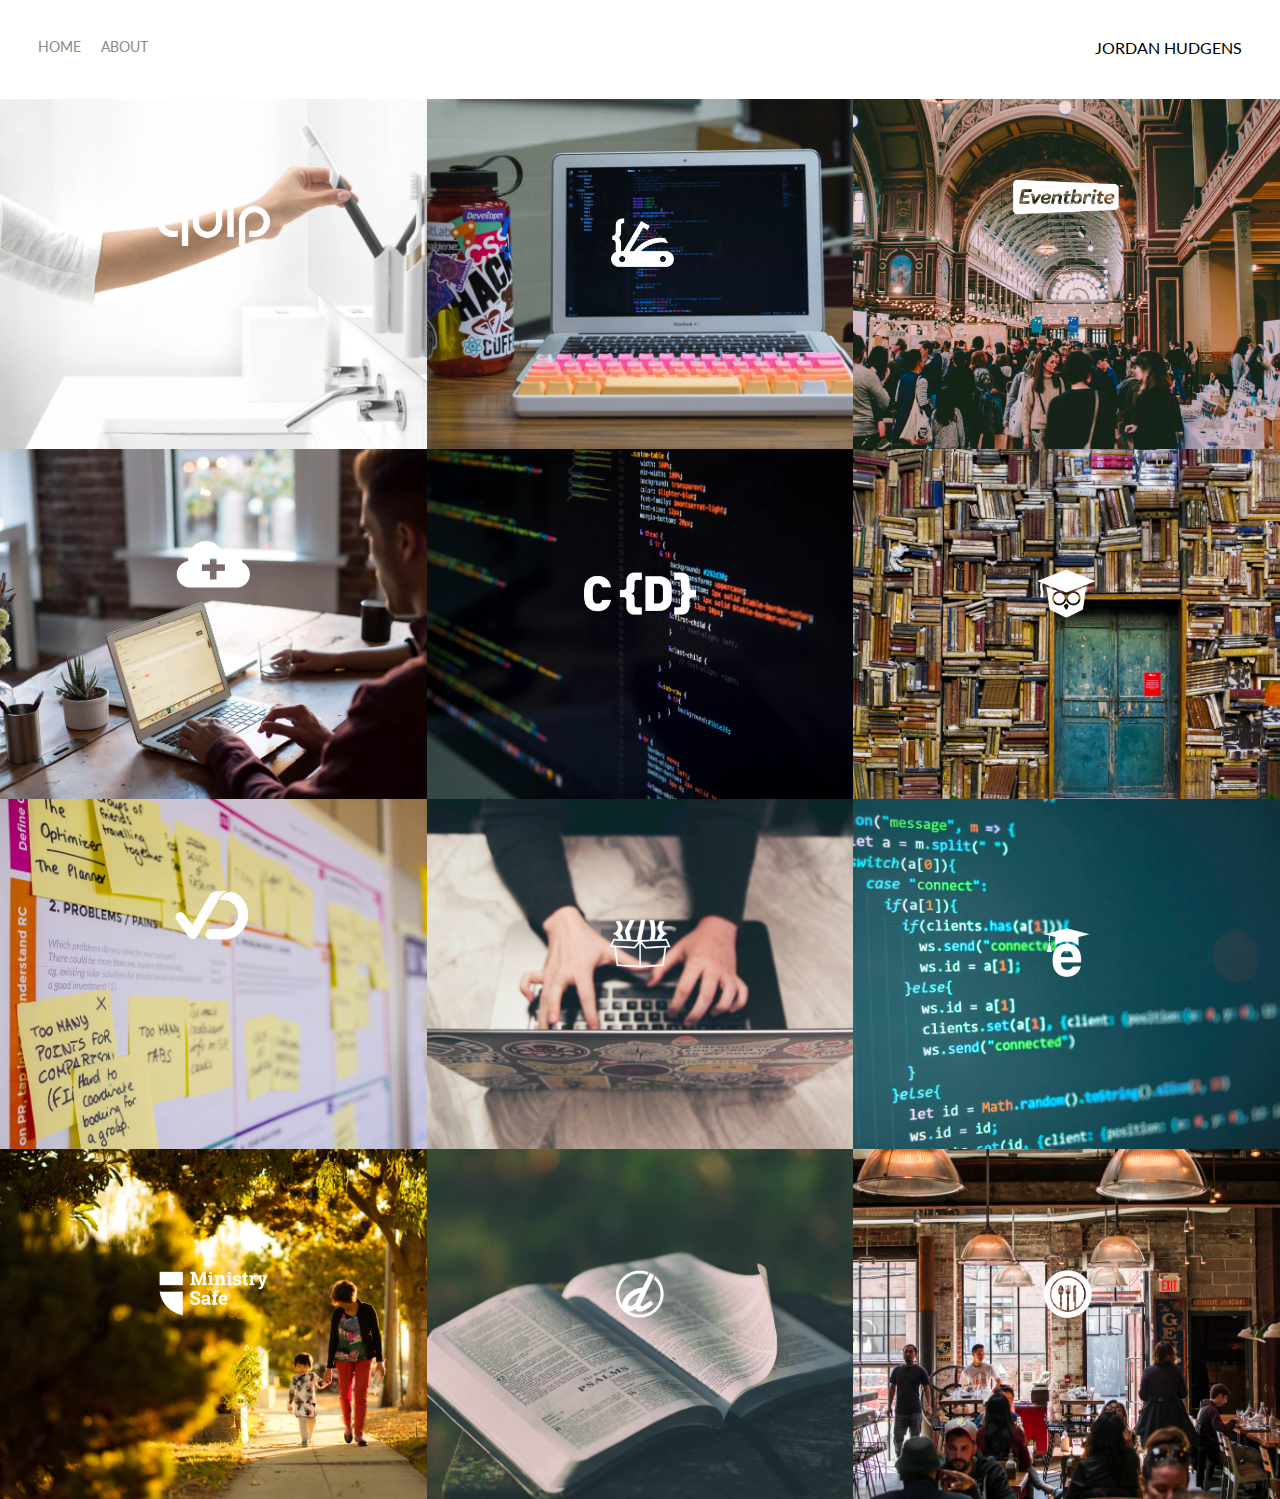
<file: index.html>
<!DOCTYPE html>
<html lang="en">
  <head>
    <meta charset="UTF-8" />
    <title>Portfolio Homepage</title>
    <link
      href="https://fonts.googleapis.com/css?family=Lato"
      rel="stylesheet"
    />
    <link rel="stylesheet" href="style.css" />
  </head>

  <body>
    <div class="container">
      <div class="nav-wrapper">
        <div class="left-side">
          <div class="nav-link-wrapper active-nav-link">
            <a href="index.html">Home</a>
          </div>

          <div class="nav-link-wrapper">
            <a href="about.html">About</a>
          </div>
        </div>

        <div class="right-side">
          <div class="brand">
            JORDAN HUDGENS
          </div>
        </div>
      </div>

      <div class="content-wrapper">
        <div class="portfolio-items-wrapper">
          <div class="portfolio-item-wrapper">
            <div
              class="portfolio-img-background"
              style="background-image: url(images/portfolio1.jpg);"
            ></div>

            <div class="img-text-wrapper">
              <div class="logo-wrapper">
                <img src="images/logos/quip.png" alt="" />
              </div>

              <div class="subtitle">
                I built the Quip Ecommerce platform, named a Top 25 Invention by
                Time Magazine in 2016.
              </div>
            </div>
          </div>

          <div class="portfolio-item-wrapper">
            <div
              class="portfolio-img-background"
              style="background-image: url(images/portfolio2.jpg);"
            ></div>
            <div class="img-text-wrapper">
              <div class="logo-wrapper">
                <img src="images/logos/devcamp.png" alt="" />
              </div>

              <div class="subtitle">
                Coding bootcamp and learning management system.
              </div>
            </div>
          </div>

          <div class="portfolio-item-wrapper">
            <div
              class="portfolio-img-background"
              style="background-image: url(images/portfolio3.jpg);"
            ></div>
            <div class="img-text-wrapper">
              <div class="logo-wrapper">
                <img src="images/logos/eventbrite.png" alt="" />
              </div>

              <div class="subtitle">
                Eventbrite is the leading event management platform on the web
                with millions of individuals utilizing their applications to
                find, register or, and management events in numerous industries.
              </div>
            </div>
          </div>

          <div class="portfolio-item-wrapper">
            <div
              class="portfolio-img-background"
              style="background-image: url(images/portfolio4.jpg);"
            ></div>
            <div class="img-text-wrapper">
              <div class="logo-wrapper">
                <img src="images/logos/shop-hacker.png" alt="" />
              </div>

              <div class="subtitle">
                Shop Hacker allows you to easily import digital products such as
                elearning courses, software, and games directly into your
                ecommerce store.
              </div>
            </div>
          </div>

          <div class="portfolio-item-wrapper">
            <div
              class="portfolio-img-background"
              style="background-image: url(images/portfolio5.jpg);"
            ></div>
            <div class="img-text-wrapper">
              <div class="logo-wrapper">
                <img src="images/logos/crondose.png" alt="" />
              </div>

              <div class="subtitle">
                Online tutorials and productivity tips.
              </div>
            </div>
          </div>

          <div class="portfolio-item-wrapper">
            <div
              class="portfolio-img-background"
              style="background-image: url(images/portfolio6.jpg);"
            ></div>
            <div class="img-text-wrapper">
              <div class="logo-wrapper">
                <img src="images/logos/dailysmarty.png" alt="" />
              </div>

              <div class="subtitle">
                Keep track of what you learn every day.
              </div>
            </div>
          </div>

          <div class="portfolio-item-wrapper">
            <div
              class="portfolio-img-background"
              style="background-image: url(images/portfolio7.jpg);"
            ></div>
            <div class="img-text-wrapper">
              <div class="logo-wrapper">
                <img src="images/logos/dashtrack.png" alt="" />
              </div>

              <div class="subtitle">
                What you track improves. DashTrack is a journal that makes it
                easy to track your daily tasks and make the most of your time
                each day.
              </div>
            </div>
          </div>

          <div class="portfolio-item-wrapper">
            <div
              class="portfolio-img-background"
              style="background-image: url(images/portfolio8.jpg);"
            ></div>
            <div class="img-text-wrapper">
              <div class="logo-wrapper">
                <img src="images/logos/devtrunk.png" alt="" />
              </div>

              <div class="subtitle">Online shop for developer happiness.</div>
            </div>
          </div>

          <div class="portfolio-item-wrapper">
            <div
              class="portfolio-img-background"
              style="background-image: url(images/portfolio9.jpg);"
            ></div>
            <div class="img-text-wrapper">
              <div class="logo-wrapper">
                <img src="images/logos/edutechional.png" alt="" />
              </div>

              <div class="subtitle">Online technology tutorials.</div>
            </div>
          </div>

          <div class="portfolio-item-wrapper">
            <div
              class="portfolio-img-background"
              style="background-image: url(images/portfolio10.jpg);"
            ></div>
            <div class="img-text-wrapper">
              <div class="logo-wrapper">
                <img src="images/logos/ministry-safe.png" alt="" />
              </div>

              <div class="subtitle">
                A complete child safety system for organizations.
              </div>
            </div>
          </div>

          <div class="portfolio-item-wrapper">
            <div
              class="portfolio-img-background"
              style="background-image: url(images/portfolio11.jpg);"
            ></div>
            <div class="img-text-wrapper">
              <div class="logo-wrapper">
                <img src="images/logos/open-devos.png" alt="" />
              </div>

              <div class="subtitle">Publish and share daily devotionals.</div>
            </div>
          </div>

          <div class="portfolio-item-wrapper">
            <div
              class="portfolio-img-background"
              style="background-image: url(images/portfolio12.jpg);"
            ></div>
            <div class="img-text-wrapper">
              <div class="logo-wrapper">
                <img src="images/logos/toastability.png" alt="" />
              </div>

              <div class="subtitle">
                Easy way to manage the digital life of your bar or restaurant.
              </div>
            </div>
          </div>
        </div>
      </div>
    </div>
  </body>

  <script>
    const portfolioItems = document.querySelectorAll(".portfolio-item-wrapper");

    portfolioItems.forEach((portfolioItem) => {
      portfolioItem.addEventListener("mouseover", () => {
        console.log(portfolioItem.childNodes[1].classList);
        portfolioItem.childNodes[1].classList.add("img-darken");
      });

      portfolioItem.addEventListener("mouseout", () => {
        console.log(portfolioItem.childNodes[1].classList);
        portfolioItem.childNodes[1].classList.remove("img-darken");
      });
    });
  </script>
</html>
</file>
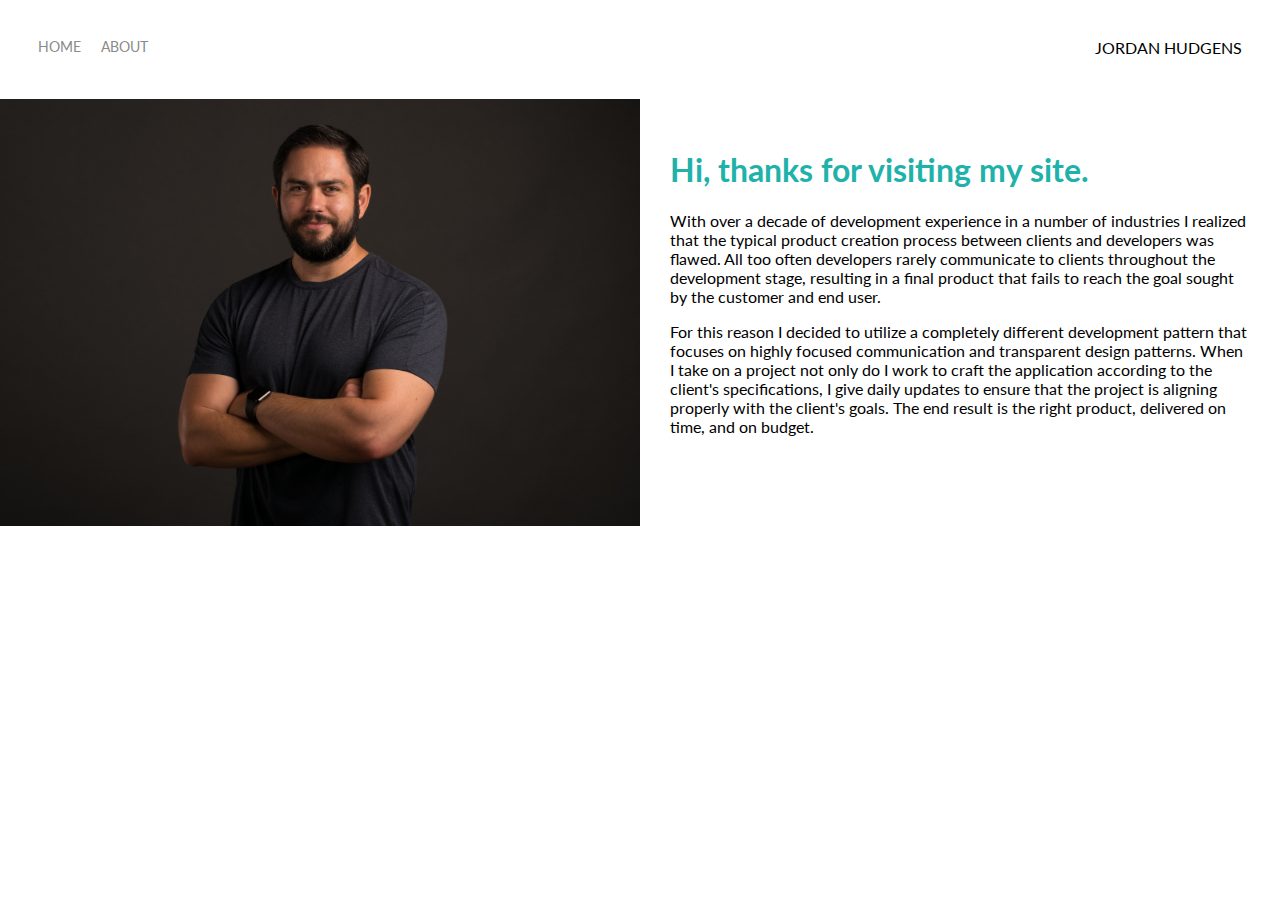
<file: about.html>
<!DOCTYPE html>
<html lang="en">
  <head>
    <meta charset="UTF-8" />
    <title>Portfolio Homepage</title>
    <link
      href="https://fonts.googleapis.com/css?family=Lato"
      rel="stylesheet"
    />
    <link rel="stylesheet" href="style.css" />
  </head>

  <body>
    <div class="container">
      <div class="nav-wrapper">
        <div class="left-side">
          <div class="nav-link-wrapper">
            <a href="index.html">Home</a>
          </div>

          <div class="nav-link-wrapper active-nav-link">
            <a href="about.html">About</a>
          </div>
        </div>

        <div class="right-side">
          <div class="brand">
            JORDAN HUDGENS
          </div>
        </div>
      </div>

      <div class="content-wrapper">
        <div class="two-column-wrapper">
          <div class="profile-image-wrapper">
            <img src="images/profile.jpg" alt="" />
          </div>

          <div class="profile-content-wrapper">
            <h1>Hi, thanks for visiting my site.</h1>
            <p>
              With over a decade of development experience in a number of
              industries I realized that the typical product creation process
              between clients and developers was flawed. All too often
              developers rarely communicate to clients throughout the
              development stage, resulting in a final product that fails to
              reach the goal sought by the customer and end user.
            </p>

            <p>
              For this reason I decided to utilize a completely different
              development pattern that focuses on highly focused communication
              and transparent design patterns. When I take on a project not only
              do I work to craft the application according to the client's
              specifications, I give daily updates to ensure that the project is
              aligning properly with the client's goals. The end result is the
              right product, delivered on time, and on budget.
            </p>
          </div>
        </div>
      </div>
    </div>
  </body>
</html>
</file>
<file: style.css>
/*general*/

body {
  margin: 0px;
  font-family: "Lato", sans-serif;
}

.container {
  display: grid;
  grid-template-columns: 1fr;
}

/*navbar*/

.nav-wrapper {
  display: flex;
  justify-content: space-between;
  padding: 38px;
}

.left-side {
  display: flex;
}

.nav-wrapper > .left-side > div {
  margin-right: 20px;
  font-size: 0.9em;
  text-transform: uppercase;
}

.nav-link-wrapper {
  height: 22px;
  border-bottom: 1px solid transparent;
  transition: border-bottom 0.5s;
}

.nav-link-wrapper a {
  text-decoration: none;
  color: #8a8a8a;
  transition: color 0.5s;
}

.nav-link-wrapper:hover {
  border-bottom-color: black;
}

.nav-link-wrapper a:hover {
  color: black;
}

/*content*/

.portfolio-items-wrapper {
  display: grid;
  grid-template-columns: 1fr 1fr 1fr;
}

.portfolio-item-wrapper {
  position: relative;
}

.portfolio-img-background {
  height: 350px;
  width: 100%;
  background-size: cover;
  background-position: center; /*ovo dvoje zajedno kod cropanja slike*/
  background-repeat: no-repeat;
}
.img-text-wrapper {
  display: flex;
  flex-direction: column;
  position: absolute;
  top: 0px;
  padding-left: 100px;
  padding-right: 100px;
  text-align: center;
  align-items: center;
  justify-content: center;
  height: 100%;
}

.img-text-wrapper img {
  width: 50%;
  margin-bottom: 20px;
}

.img-text-wrapper .subtitle {
  font-weight: 600;
  color: transparent;
  transition: color 1s;
}

.img-text-wrapper:hover .subtitle {
  font-weight: 600;
  color: lightseagreen;
}

.img-darken {
  transition: 1s;
  filter: brightness(10%);
}

/*about page*/

.two-column-wrapper {
  display: grid;
  grid-template-columns: 1fr 1fr;
}

.profile-image-wrapper img {
  width: 100%;
}

.profile-content-wrapper {
  padding: 30px;
}

.profile-content-wrapper h1 {
  color: lightseagreen;
}
</file>
